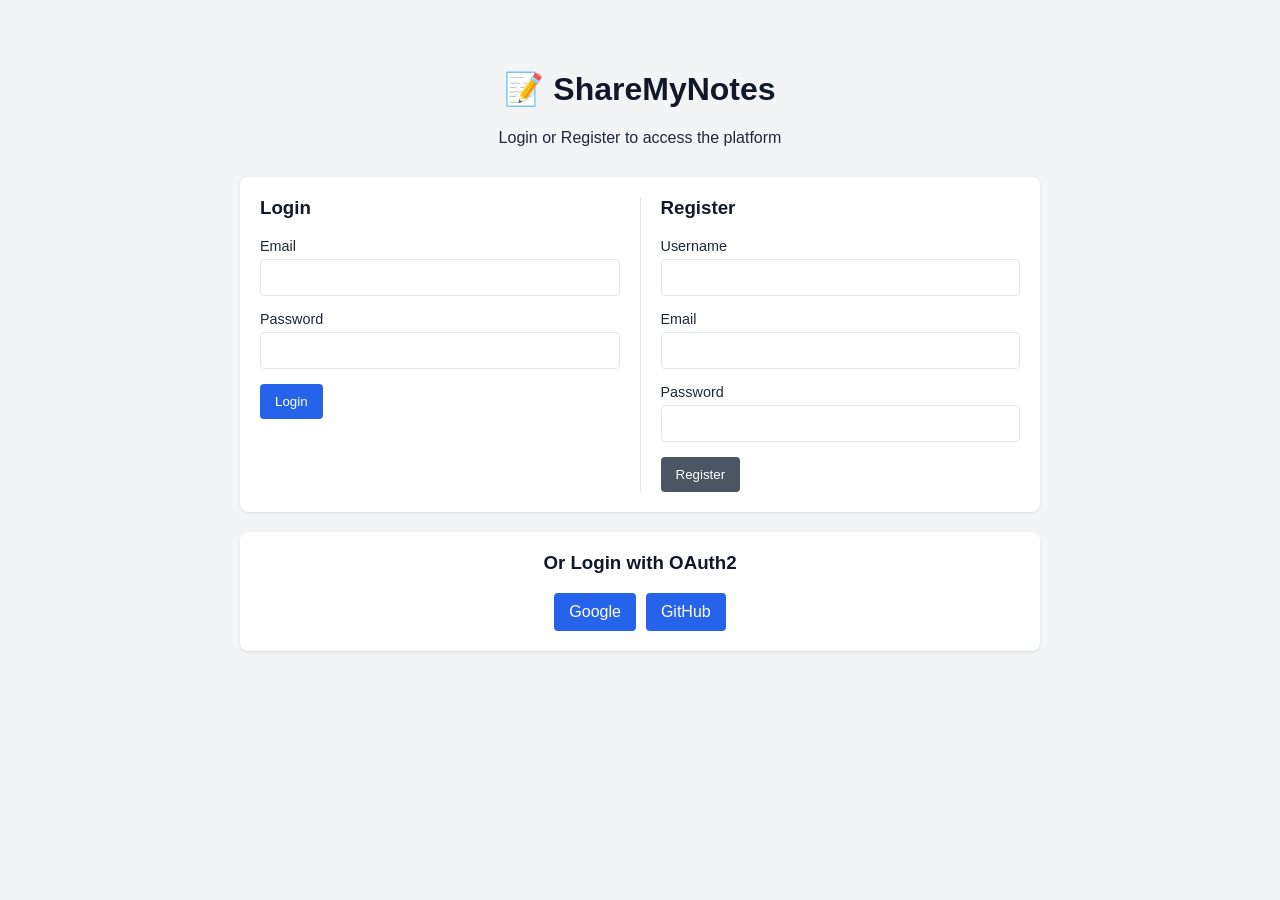
<file: src/main/resources/static/index.html>
<!DOCTYPE html>
<html lang="en">
<head>
    <meta charset="UTF-8">
    <meta name="viewport" content="width=device-width, initial-scale=1.0">
    <title>Home - ShareMyNotes</title>
    <link rel="stylesheet" href="css/style.css">
</head>
<body>
<div class="container">
    <nav class="navbar">
        <h1>📝 ShareMyNotes</h1>
        <div class="nav-links">
            <a href="index.html">Home</a>
            <a href="upload.html">Upload Note</a>
            <a href="bookmarks.html">Bookmarks</a>
            <a href="profile.html">Profile</a>
            <button onclick="logout()" class="danger btn-sm">Logout</button>
        </div>
    </nav>

    <div class="card">
        <h2>Search Notes</h2>
        <form id="searchForm" class="search-form">
            <input type="text" id="searchTitle" placeholder="Title...">
            <input type="text" id="searchSubject" placeholder="Subject...">
            <input type="text" id="searchUploader" placeholder="Uploader...">
            <button type="submit" class="secondary">Search</button>
            <button type="button" onclick="clearSearch()" class="danger">Clear</button>
        </form>
    </div>

    <div class="card">
        <div class="flex-between">
            <h2>All Notes</h2>
            <button onclick="loadNotes()" class="secondary btn-sm">Refresh</button>
        </div>
        <div id="notesList"><p>Loading notes...</p></div>
    </div>
</div>

<div id="editNoteModal" class="modal hidden">
    <div class="modal-content card">
        <h2>Edit Note</h2>
        <form id="editNoteForm">
            <input type="hidden" id="editNoteId">
            <div class="form-group"><label>Title</label><input type="text" id="editTitle" required></div>
            <div class="form-group"><label>Subject</label><input type="text" id="editSubject"></div>
            <div class="form-group"><label>Description</label><textarea id="editDesc" rows="2"></textarea></div>
            <div class="form-group"><label>Replace File (Optional)</label><input type="file" id="editFile"></div>
            <button type="submit">Update Note</button>
            <button type="button" onclick="closeEditModal()" class="secondary">Cancel</button>
        </form>
    </div>
</div>

<script src="js/app.js"></script>
</body>
</html>
</file>
<file: src/main/resources/static/css/style.css>
:root {
    --primary: #2563eb; --danger: #dc2626; --success: #16a34a;
    --secondary: #4b5563; --bg: #f3f4f6; --card: #ffffff; --border: #e5e7eb;
}
body {
    font-family: -apple-system, BlinkMacSystemFont, "Segoe UI", Roboto, sans-serif;
    background-color: var(--bg); margin: 0; padding: 20px; color: #1f2937;
}
.container { max-width: 1000px; margin: 0 auto; }
.card { background: var(--card); padding: 20px; border-radius: 8px; box-shadow: 0 1px 3px rgba(0,0,0,0.1); margin-bottom: 20px; }
.hidden { display: none !important; }
.text-center { text-align: center; }
.flex-between { display: flex; justify-content: space-between; align-items: center; }

/* Typography & Links */
h1, h2, h3 { margin-top: 0; color: #111827; }
a { text-decoration: none; color: var(--primary); }
a:hover { text-decoration: underline; }

/* Navbar */
.navbar { display: flex; justify-content: space-between; align-items: center; margin-bottom: 30px; background: var(--card); padding: 15px 20px; border-radius: 8px; box-shadow: 0 1px 3px rgba(0,0,0,0.1); }
.nav-links { display: flex; gap: 15px; align-items: center; }
.nav-links a { color: var(--secondary); font-weight: 500; text-decoration: none; }
.nav-links a:hover { color: var(--primary); }
.nav-links a.active { color: var(--primary); border-bottom: 2px solid var(--primary); }

/* Forms & Inputs */
.form-group { margin-bottom: 15px; }
label { display: block; margin-bottom: 5px; font-weight: 500; font-size: 0.9em; }
input, textarea, select { width: 100%; padding: 10px; border: 1px solid var(--border); border-radius: 4px; box-sizing: border-box; }

/* Buttons */
button, .btn { background-color: var(--primary); color: white; padding: 10px 15px; border: none; border-radius: 4px; cursor: pointer; font-weight: 500; text-decoration: none; display: inline-block; }
button:hover, .btn:hover { opacity: 0.9; }
.danger { background-color: var(--danger); }
.secondary { background-color: var(--secondary); }
.success { background-color: var(--success); }
.btn-sm { padding: 5px 10px; font-size: 0.85em; }

/* Note Items */
.list-item { border: 1px solid var(--border); padding: 15px; border-radius: 6px; margin-bottom: 10px; display: flex; justify-content: space-between; align-items: flex-start; background-color: #fafafa; }
.list-info h4 { margin: 0 0 5px 0; font-size: 1.1em; color: var(--primary);}
.list-meta { font-size: 0.85em; color: #6b7280; margin-bottom: 8px;}
.list-actions { display: flex; gap: 5px; flex-wrap: wrap; justify-content: flex-end;}

/* Auth Layout */
.auth-container { display: flex; gap: 20px; }
.auth-box { flex: 1; }
.divider { border-left: 1px solid var(--border); padding-left: 20px; }
.oauth-buttons { display: flex; gap: 10px; justify-content: center; margin-top: 15px; }

/* Search Bar */
.search-form { display: grid; grid-template-columns: 1fr 1fr 1fr auto auto; gap: 10px; }

/* Modal */
.modal { position: fixed; top: 0; left: 0; width: 100%; height: 100%; background: rgba(0,0,0,0.5); display: flex; justify-content: center; align-items: center; z-index: 1000; }
.modal-content { width: 100%; max-width: 500px; }

/* Mobile */
@media (max-width: 768px) {
    .auth-container { flex-direction: column; }
    .divider { border-left: none; border-top: 1px solid var(--border); padding-left: 0; padding-top: 20px; margin-top: 20px; }
    .search-form { grid-template-columns: 1fr; }
    .list-item { flex-direction: column; gap: 10px; }
    .list-actions { justify-content: flex-start; width: 100%;}
    .navbar { flex-direction: column; gap: 15px; }
    .nav-links { flex-wrap: wrap; justify-content: center; }
}
</file>
